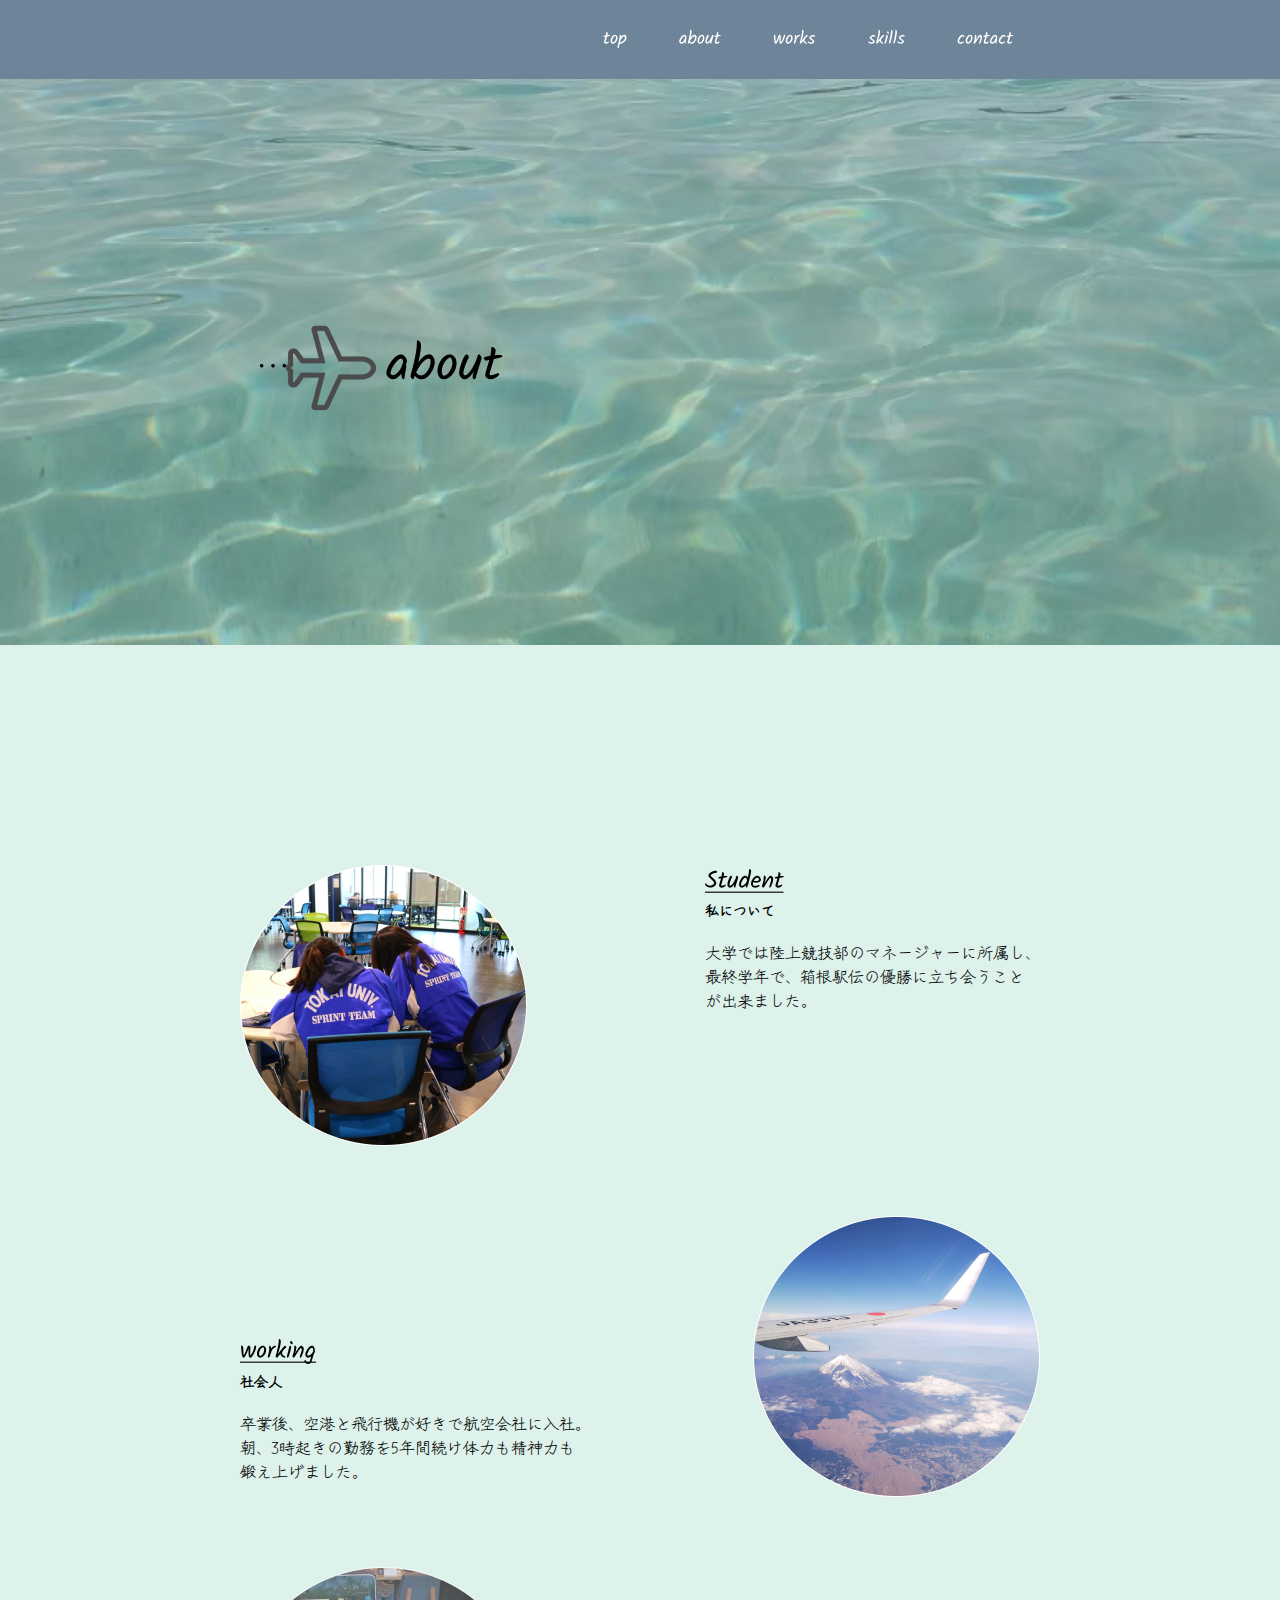
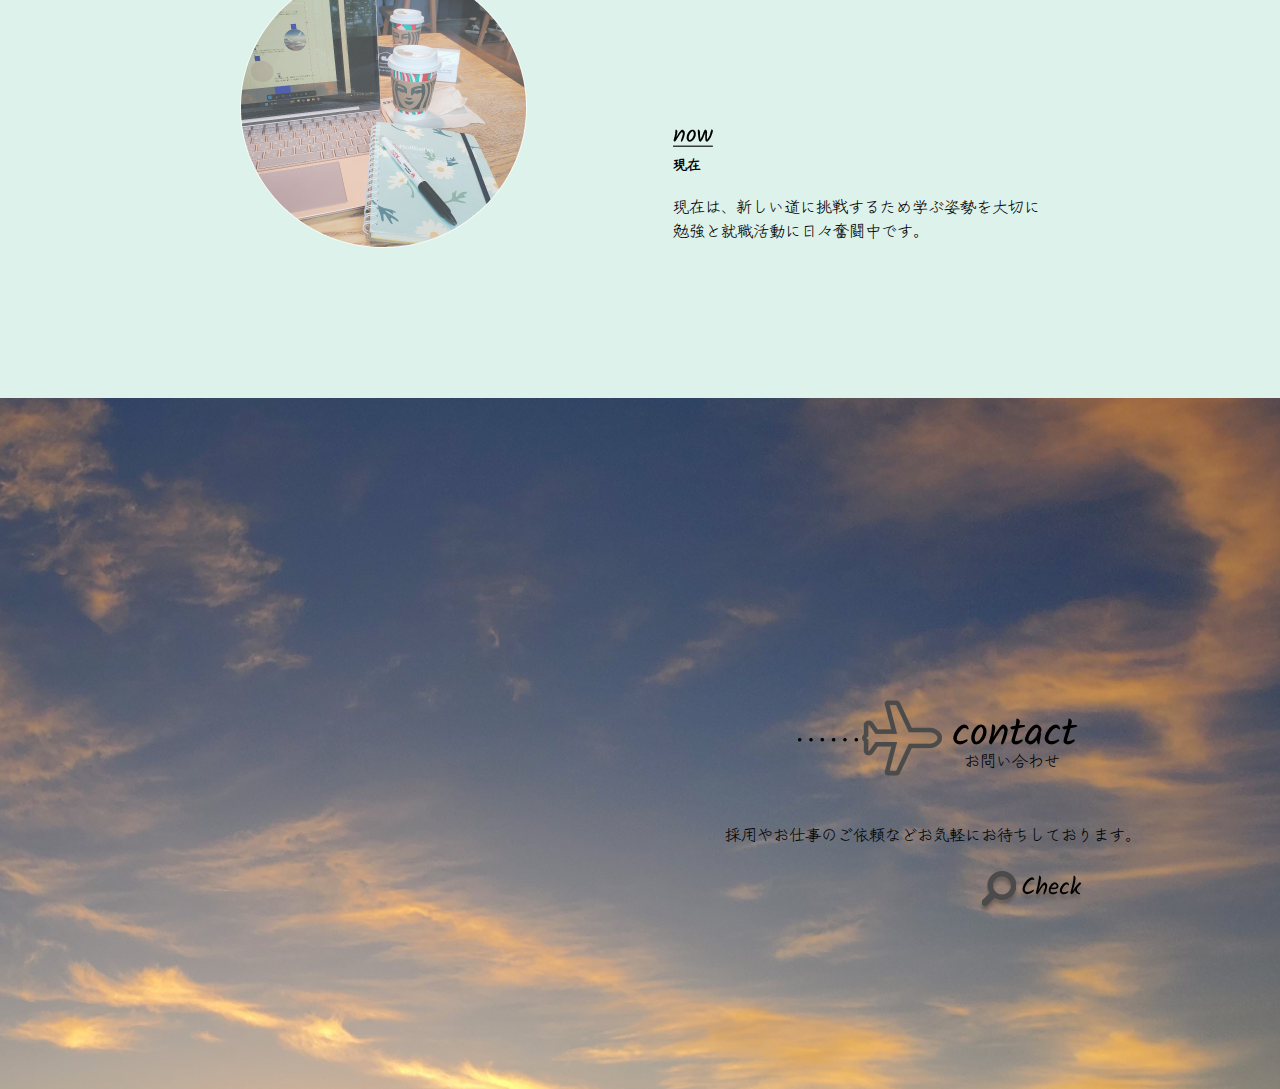
<file: portfolio/about.html>
<!DOCTYPE html>
<html lang="ja">
<head>
    <meta charset="UTF-8">
    <meta name="viewport" content="width=device-width, initial-scale=1.0">
    <meta name="description" content="webデザイナーSEMURA ERIのポートフォリオサイトです。">
    <title>SEMURA ERI PORTFORIO of webデザイナー</title>
    <link rel="stylesheet" href="css/reset.css">
    <link rel="stylesheet" href="style.css">
    <link rel="preconnect" href="https://fonts.googleapis.com">
    <link rel="preconnect" href="https://fonts.gstatic.com" crossorigin>
    <link href="https://fonts.googleapis.com/css2?family=Zen+Kurenaido&display=swap" rel="stylesheet">
</head>
<body>
    <header class="header">
        <!-- header -->
        <div class="header_wrapper inner__wrapper">
            <nav>
                <ul class="menu-list">
                    <li class="menu-item">
                        <a href="index.html">
                            <img id="top" src="img/top_header.png" alt="top">
                        </a>
                    </li>
                    <li class="menu-item">
                        <a href="index.html#about">
                            <img src="img/about_header.png" alt="about">
                        </a>
                    </li>
                    <li class="menu-item">
                        <a href="index.html#works">
                            <img src="img/works_header.png" alt="works">
                        </a>
                    </li>
                    <li class="menu-item">
                        <a href="index.html#skill">
                            <img src="img/skills_header.png" alt="skill">
                        </a>
                    </li>
                    <li class="menu-item">
                        <a href="index.html#contact">
                        <img src="img/contact_header.png" alt="contact">                   
                        </a>
                    </li>
                </ul>
            </nav>
        </div>
    </header>
     <!-- /header -->
      
    
    <main>
        <!-- メインビジュアル -->
         <section class="mv_about">
            <div class="mv_container">
            <h1 class="main_about__tittle">
                <img src="img/about_main_tittle.png" alt="about">
            </h1>
            </div>
        </section>
        <!-- /メインビジュアル -->

        <article>
        <!-- about -->
            <section id="about_page">
                <div class="about_page_wrapper">
                    <div class="content_1 content">
                        <div class="content_small1">
                            <h2 class="student">
                            <img src="img/studebt.png" alt="student">
                            </h2>
                            <h3 class="student_tittle sub_tittle">私について</h3>
                            <p>大学では陸上競技部のマネージャーに所属し、 <br>最終学年で、箱根駅伝の優勝に立ち会うこと <br>が出来ました。</p>
                        </div>
                        <img src="img/manager.png" alt="manager">
                    </div>
                    <div class="content_2 content">
                        <div class="content_small2">
                            <h2 class="working">
                            <img src="img/working.png" alt="working">
                            </h2>
                            <h3  class="working_tittle sub_tittle">社会人</h3>
                            <p>卒業後、空港と飛行機が好きで航空会社に入社。 <br>朝、3時起きの勤務を5年間続け体力も精神力も <br>鍛え上げました。</p>
                        </div>
                        <img src="img/airplane_window.png" alt="worker">
                    </div>
                    <div class="content_3 content">
                        <div class="content_small3">
                            <h2 class="now">
                            <img src="img/now.png" alt="now">
                            </h2>
                            <h3 class="now_tittle sub_tittle">現在</h3>
                            <p>現在は、新しい道に挑戦するため学ぶ姿勢を大切に<br>勉強と就職活動に日々奮闘中です。</p>
                        </div>
                        <img src="img/pc_sagyou.png" alt="pc">
                    </div>
                </div>
            </section>
        </article>



            

     <!-- contact -->
     <footer>
        <div id="contact">
            <div class="fotter_inner">
                <div class="contact_tittle">
                    <img src="img/contact_sab_tittle.png" alt="contact">
                    <p class="contact_small_tittle">お問い合わせ</p>
                </div>
                <p>採用やお仕事のご依頼などお気軽にお待ちしております。</p>
                <div class="viewmore_bottom">
                    <a href="#" class="btn">
                    <img src="img/grass_bottom.png" alt="viewmore">
                    </a>
                </div>
            </div>
        </div>
    </footer>
    </main>
    
    
</body>  
</html>
</file>
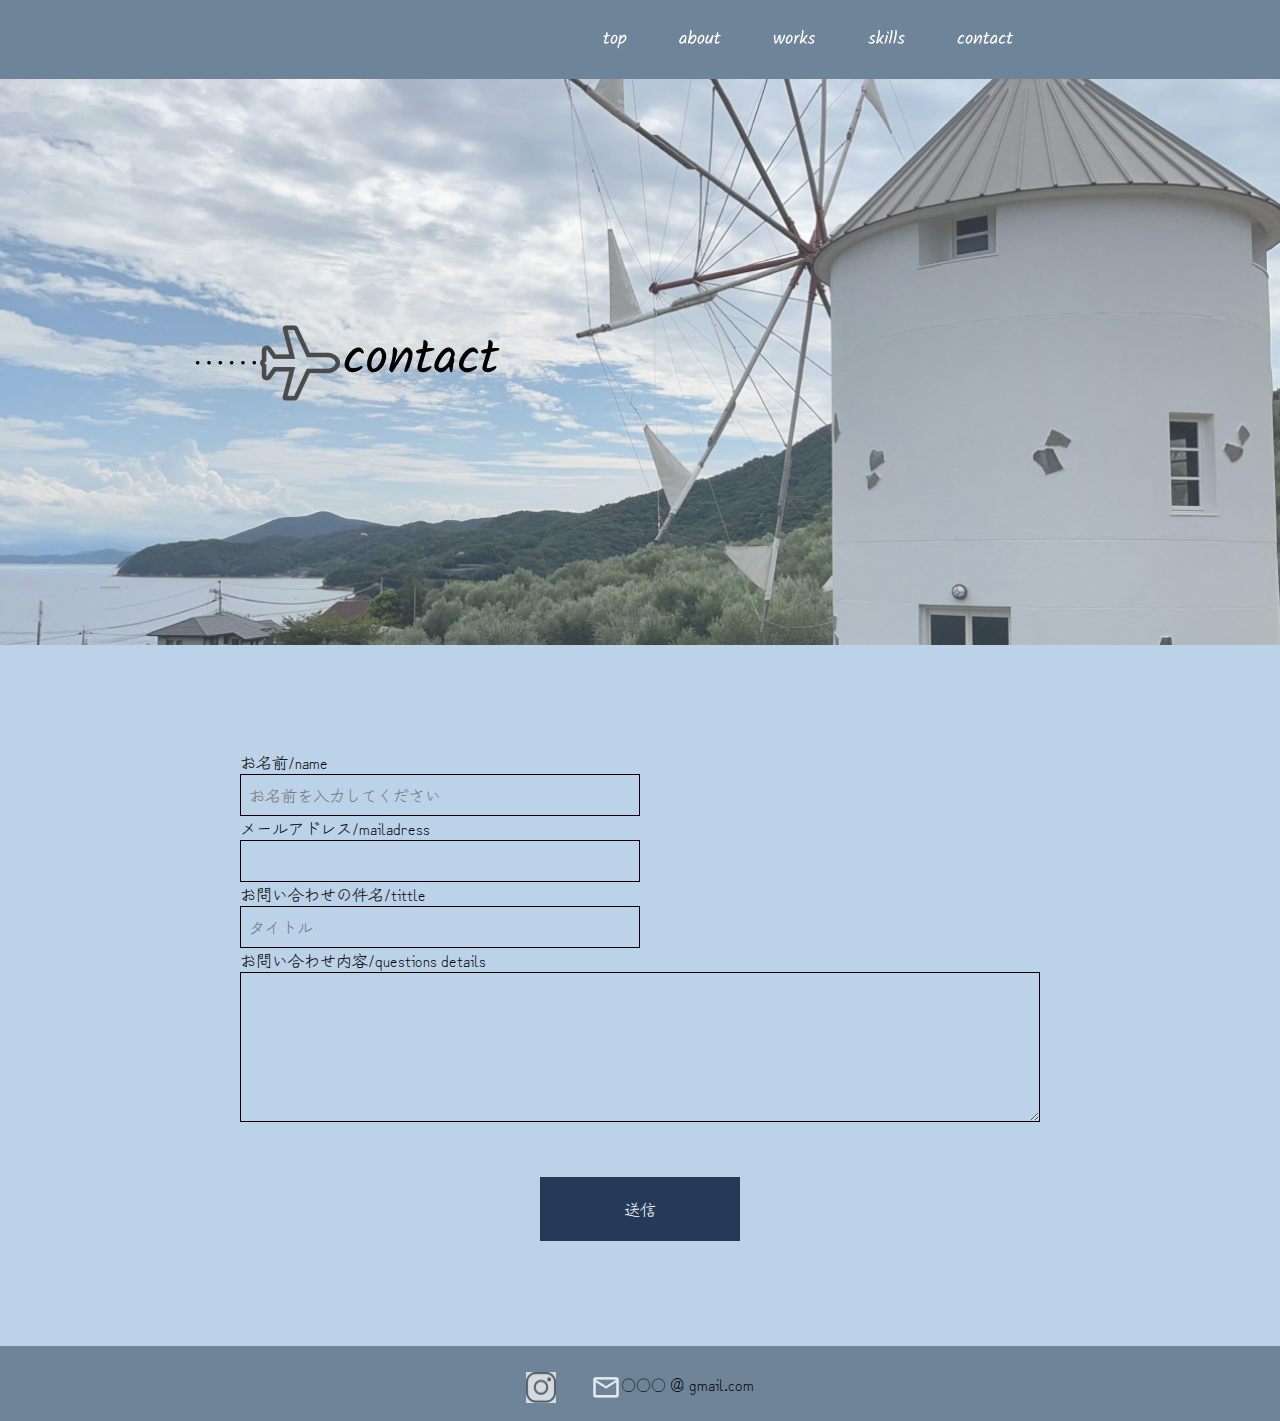
<file: portfolio/contact.html>
<!DOCTYPE html>
<html lang="ja">
<head>
    <meta charset="UTF-8">
    <meta name="viewport" content="width=device-width, initial-scale=1.0">
    <meta name="description" content="webデザイナーSEMURA ERIのポートフォリオサイトです。">
    <title>SEMURA ERI PORTFORIO of webデザイナー</title>
    <link rel="stylesheet" href="css/reset.css">
    <link rel="stylesheet" href="style.css">
    <link rel="preconnect" href="https://fonts.googleapis.com">
    <link rel="preconnect" href="https://fonts.gstatic.com" crossorigin>
    <link href="https://fonts.googleapis.com/css2?family=Zen+Kurenaido&display=swap" rel="stylesheet">
</head>
<body>
    <header class="header">
        <!-- header -->
        <div class="header_wrapper inner__wrapper">
            <nav>
                <ul class="menu-list">
                    <li class="menu-item">
                        <a href="index.html">
                            <img id="top" src="img/top_header.png" alt="top">
                        </a>
                    </li>
                    <li class="menu-item">
                        <a href="index.html#about">
                            <img src="img/about_header.png" alt="about">
                        </a>
                    </li>
                    <li class="menu-item">
                        <a href="index.html#works">
                            <img src="img/works_header.png" alt="works">
                        </a>
                    </li>
                    <li class="menu-item">
                        <a href="index.html#skill">
                            <img src="img/skills_header.png" alt="skill">
                        </a>
                    </li>
                    <li class="menu-item">
                        <a href="index.html#contact">
                        <img src="img/contact_header.png" alt="contact">                   
                        </a>
                    </li>
                </ul>
            </nav>
        </div>
    </header>
     <!-- /header -->
      
    
    <main>
        <!-- メインビジュアル -->
        <section class="mv_contact">
            <div class="mv_container">
            <h1 class="main_contact_tittle">
                <img src="img/contact_main_tittle.png" alt="contact">
            </h1>
            </div>
        </section>
        <!-- /メインビジュアル -->

        
        <!-- contact -->
        <article id="contact_page">
            <div class="contact_page_wrapper">
                <form action="result.html">
                    <p class="question">
                        <label>お名前/name</label><br>
                        <input type="text" name="subject" placeholder="お名前を入力してください">
                    </p>
                    <p class="question">
                        <label>メールアドレス/mailadress</label><br>
                        <input type="email" name="email" placeholder="">
                    </p>
                    
                    <p class="question">
                        <label>お問い合わせの件名/tittle</label><br>
                        <input type="text" name="subject" placeholder="タイトル">
                    </p>
                    <p>
                        お問い合わせ内容/questions details<br>
                        <textarea name="message" id=""></textarea>
                    </p>
                    <p class="submit">
                        <input type="submit" value="送信">
                    </p>
                </form>
            </div>
        </article>
        <div id="contact_page_footer">
            <div class="sns_mail">
                <img src="img/instagram_icon.png" alt="instagram">
                <div class="mail">
                    <img src="img/mail_icon.png" alt="mailadress">
                    <p>○○○ @ gmail.com</p>
                </div>
            </div>


        <div>
    </main>
    
    
    
</body>  
</html>
</file>
<file: portfolio/style.css>
body{
    font-family: "Zen Kurenaido", serif;
    font-weight: 400;
    font-style: normal;
}

.inner__wrapper{
    max-width: 800px;
    margin: 0 auto;
}
.btn{
    display: inline-block;
    width: 300px;
    padding: 20px 0;
    margin-right: 50px;
    color: #000;
    text-decoration: none;
}

/* ヘッダー */
.header {
    position: fixed;
    z-index: 99999;
    background-color: #6e8499;
    width: 100%;
}
.menu-list {
    display: flex;
    justify-content: flex-end;
}
.menu-item {
    list-style: none;
    padding: 25px 26px;
}
.main-tittle {
    text-align: center;
}
#top {
    padding-top: 7px;
}

/* メイン */
.mv {
    background-image: url(img/hawaii.png);
    background-repeat: no-repeat;
    background-size: cover;
    background-position: center;
    max-width: 100%;
    height: 645px;
    position: relative;
    padding-top: 65px;
}


.main_tittle > img {
    position: absolute;
    top: 50%;
    left: 50%;
    transform: translate(-50%,-50%);
    
}


/* about*/
#about {
    background-color: #eafaff;
    padding: 150px 0;
}
.about_wrapper{
    max-width: 1000px;
    margin: 0 auto;
}

.about_small_tittle {
    padding-left: 13%;
    margin-top: -33px;
    margin-bottom: 65px;
    }
    

.about_content {
    display: flex;
    justify-content: center;
    margin: 0 auto;
    gap: 150px;
}

.about_content > p {
    padding-top: 70px;
    line-height: 2;
}
.viewmore_bottom {
    margin-top: 5px;
    text-align: right;   
}
.btn > p {
    margin-right: 9px;
    margin-top: -23px;
}

/* works*/
#works {
    background-image: url(img/hawaii_sky.png);
    background-repeat: no-repeat;
    background-size: cover;
    background-position: center;
    width: 100%;
    padding: 150px 0;
}


.works_tittle {
    padding-left: 35%;
}
.works_small_tittle {
    padding-left: 155px;
    margin-top: -33px;
    margin-bottom: 100px;
}
.works_counter {
    display: flex;
    justify-content: center;
    gap: 90px;
    margin-top: 30px;
    position: relative;
}
.works_content1  {
    margin-bottom: 230px;
}
.works_content1 > h3 {
    position: absolute;
    top: 20px;
    left: 45%;
}
.works_content2 {
    margin-top: 160px;
}
.works_content2 > h3 {
    position: absolute;
    bottom: 20%;
    left: 38%;
}

/* skill*/
#skill {
    background-color: #eafaff;
    padding: 150px 0;
}
.skill_tittle {
    padding-left: 50%;
}
.skill_small_tittle {
    padding-left: 18%;
    margin-top: -33px;
}
.skill_wrapper {
    display: flex;
    justify-content: center;
    gap: 95px;
    margin-top: 100px;
}
.skill_content_3 >img {
    margin-left: 20px;
}
.skill_content_4 > img {
    margin-top: -38px;
}
.skill_content_4 > p {
    margin-left: 34px;
    margin-top: -22px;
}
/* contact*/
footer {
    background-repeat: no-repeat;
    background-size: cover;
    background-position: center;
    width: 100%;
    padding: 150px 0;
    background-image: url(img/mountainfuji.png);
}


.fotter_inner {
    max-width: 1000px;
    margin: 0 auto;
}
.contact_tittle {
    padding-top: 150px;
    text-align: right;
}
.contact_small_tittle {
    margin-top: -35px;
    margin-right: 8%;
}

.fotter_inner > p {
    margin-top: 50px;
    text-align: right;
}




/* about.html */

/* メイン */
.mv_about {
    background-image: url(img/amami.png);
    background-repeat: no-repeat;
    background-size: cover;
    background-position: center;
    max-width: 100%;
    height: 645px;
    position: relative;
    padding-top: 65px;
}
.main_about__tittle {
    position: absolute;
    top: 50%;
    left: 20%;
}
/* about.html */
#about_page {
    background-color: #ddf2eb;
    padding: 150px 0;
}
.about_page_wrapper {
    margin: 0 auto;
    max-width: 800px;

}
.sub_tittle {
    font-size: 14px;
    margin-bottom: 20px;
}
.content_1 {
    display: flex;
    flex-direction: row-reverse;
    justify-content: space-between;
    margin-top: 70px;
}
.content_2 {
    display: flex;
    justify-content: space-between;
    margin-top: 70px;
}
.content_3 {
    display: flex;
    flex-direction: row-reverse;
    justify-content: space-between;
    margin-top: 70px;
}
.content_small2 {
    margin-top: 15%;
}

.content_small3 {
    margin-top: 19%;
}

/* works.html */

/* メイン */

.mv_works {
    background-image: url(img/hawaii_ocean.png);
    background-repeat: no-repeat;
    background-size: cover;
    background-position: center;
    max-width: 100%;
    height: 645px;
    position: relative;
    padding-top: 65px;
}


.main_works_tittle {
    position: absolute;
    top: 50%;
    left: 40%;
}

/* works1 */
.item {
    font-size: 12px;
    gap: 50px;
}
#works_page1 {
    background-color: #cfbdae;
    padding: 150px 0;
}

.works1_tittle {
    font-size: 25px;
    text-align: center;
}
.works1_content {
    display: flex;
    gap: 88px;
    max-width: 1000px;
    margin: 115px auto 0 auto;
}
.works1_summary {
    display: flex;
    flex-direction: column;
    padding: 205px 0;
}

.item {
    display: flex;
    margin-bottom: 50px;
}

dt::after {
    content: ":";
}
dt.works_list {
    flex: 0 0 25%;
    font-weight: 500;
    box-sizing: border-box;
}
dd.works_text {
    flex: 1;
    box-sizing: border-box;
    margin: 0;
}


/* works2 */
#works_page2 {
    background-color: #b1a398;
    padding: 150px 0;
}
.works2_tittle {
    font-size: 25px;
    text-align: center;
}
.works2_content {
    display: flex;
    gap: 135px;
    max-width: 1000px;
    margin: 80px auto 0 auto;
}
.works2_summary {
    display: flex;
    flex-direction: column;
    padding: 186px 0;
}
dt.works2_list {
    flex: 0 0 25%;
    font-weight: 500;
    box-sizing: border-box;
}
dd.works2_text {
    flex: 1;
    box-sizing: border-box;
    margin: 0;
}
.works2_text {
    width: 450px;
}

/* contact.html */

.mv_contact {
    background-image: url(img/shodoiland.png);
    background-repeat: no-repeat;
    background-size: cover;
    background-position: center;
    max-width: 100%;
    height: 645px;
    position: relative;
    padding-top: 65px;
}
.main_contact_tittle {
    position: absolute;
    top: 50%;
    left: 55%;
}


/* contactフォーム */

#contact_page{
    background-color:#bcd2e9;
    padding: 105px 0;
}

form {
    padding: 105px auto;
    max-width: 800px;
    margin: 0 auto;
}

input[type="text"],input[type="email"] ,textarea {
    border: 1px solid #000; /* 黒色の枠線を追加 */
    outline: none; /* アウトラインを消去（必要に応じて） */
    padding: 8px; /* 内側の余白を設定 */
    width: 100%; /* 幅を設定 */
    box-sizing: border-box; /* パディングと枠線を幅に含める */
}

textarea {
    height: 150px; /* 高さを設定 */
}


/* 送信ボタンのレイアウト */
.submit {
    text-align: center;
    padding-top: 50px;
}
.question {
    width: 50%;
}
input[type="submit"] {
    border: none;
    padding: 20px;
    width: 200px;
    background-color: #253958;
    color: #ffffff;
    font-size: 1rem;
}

#contact_page_footer {
    background-color: #6e8499;
    height: 75px;
}
.sns_mail {
    display: flex;
    justify-content: center;
    padding-top: 26px;
}
.mail {
    display: flex;
    padding-left: 35px;
}







/* スマホ画面ver */
@media screen and (max-width: 767px) {
    /* 共通*/ 
    

   /* ヘッダー */ 
   .header {
    display: flex;
    justify-content: center;
    align-items: center;
    max-width: 100%;
    margin: 0 auto;
    }



    .header_wrapper {
        margin: 0 100%;
    }


        .menu-list {
            display: flex;
            align-items: center;
            width: 100%;
            padding: 0;
        }
    
        .menu-item {
            margin: 10px 0;
        }

    /* top-page*/

    .mv {
        max-width: 100%;
    }
    /*about */
    .mv_about {
        max-width: 100%;
    }
    .about_content {
        flex-direction: column;
        gap: 5px;
        align-items: center;
    }
    .about_tittle {
        margin: 0 auto;
        text-align: center;
    }
    .about_small.tittle {
        padding-left: 5%;
    }

    /* works */
    .works_counter {
        flex-direction: column;
        text-align: center;
    
    }
    .works_tittle {
        padding-left: 22%;
    }

    .works_content1 {
        margin-bottom: 0;
    }

    .works_content1 > h3 {
        position: absolute;
        top: -54px;
        left: 35%;
    }
    .works_content2 {
        margin-top: 0;
    }
    .works_content2 > h3 {
        position: absolute;
        bottom: 46%;
        left: 38%;
    }
    
    .works_content1 > p {
        font-size: 18px;
        text-align: center;
    } 
    .viewmore_bottom {
        margin-top: 10%;
    }
    /* skill */
    .skill {
        max-width: 100%;
    }
    .skill_wrapper {
        flex-direction: column;
        text-align: center;
    }
    .skill_tittle {
        padding-left: 25%;
    }
    .skill_small_tittle {
        padding-left: 43%;
    }
    .content_4 > img {
        margin-right: 15px;
    }
    .content_4 > p {
        margin-right: 40px;
    }

    /* contact */
    .contact_tittle {
        text-align: center;
    }
    .contact_small_tittle {
        margin-left: 32%;
    }
    .fotter_inner > p {
        text-align: center;
    }
    
    .footer > p {
        padding-top: 50px;
    }
    .btn {
        padding-right: 23%;
    }





    /* about-page */ 
    .mv_about {
        max-width: 100%;
    }
    .about_page_wrapper {
        max-width: 300px;
    }
    .content {
        flex-direction: column;
        gap: 30px;
    }

    /* works-page */ 
    .mv_works {
        max-width: 100%;
    }




 /* works-page */ 
 .works1_content {
    flex-direction: column;
 }
    

 .works2_content {
    flex-direction: column;
 }

}

/* works-page */ 
.main_contact_tittle {
    left: 15%;
}
</file>
